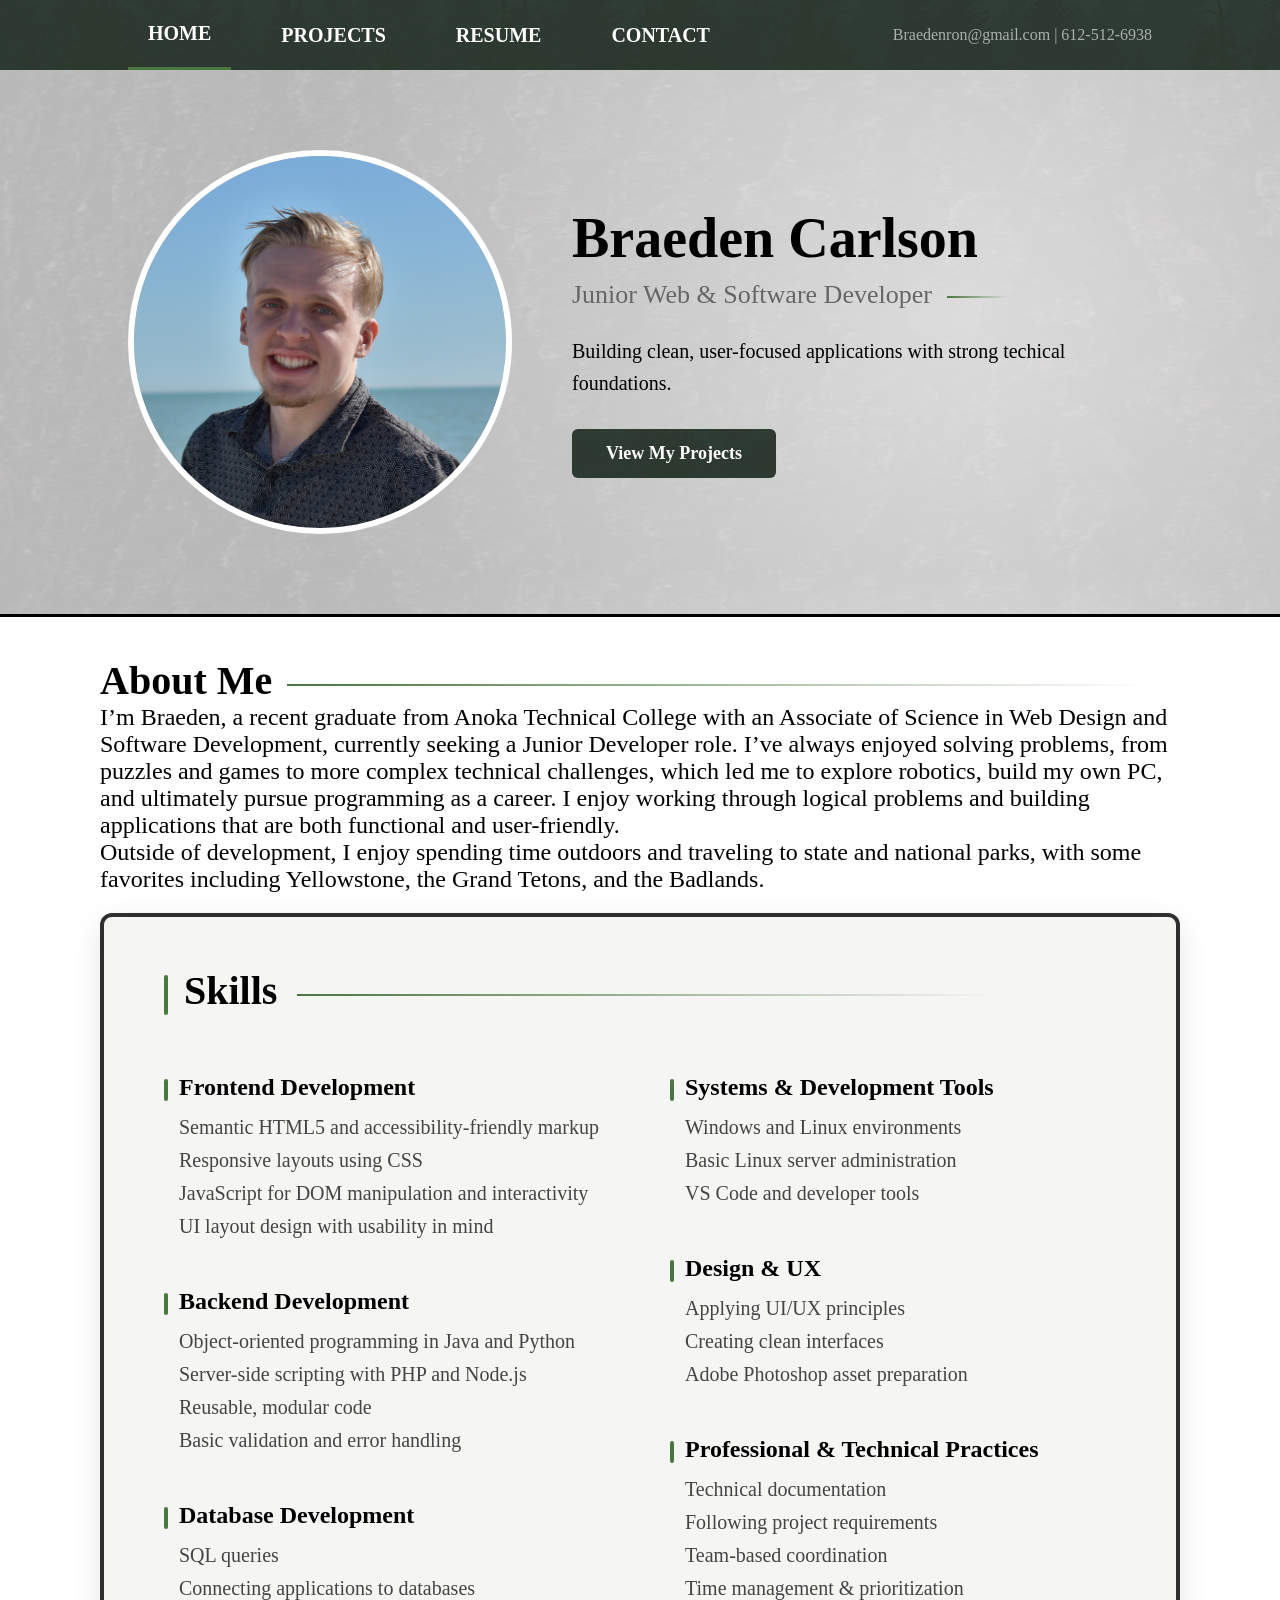
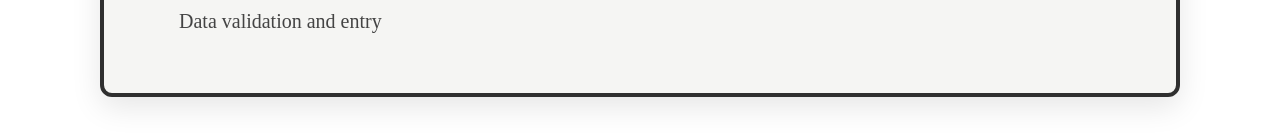
<file: index.html>
<!--
Name: Braeden Carlson
Date: 1/13/2026
Purpose: Portfolio Index page
-->
<html lang="en">
<head>
	<meta charset="UTF-8" />
	<meta name="viewport" content="width=device-width, initial-scale=1.0" />
	<title>Braeden Carlson | Portfolio</title>
	<link rel="stylesheet" href="styles/homeStyles.css">
</head>
	
<body>
	<header>
		<nav>
			<div id="navLinks">
				<a class="active" href="index.html"><b>HOME</b></a>
				<a href="projects.html"><b>PROJECTS</b></a>
				<a href="resume.html"><b>RESUME</b></a>
				<a href="contact.html"><b>CONTACT</b></a>
			</div>
			<p>Braedenron@gmail.com | 612-512-6938</p>
		</nav>
		<div class="hero-container">
			<div id="hero">
				<img src="assets/Headshot.JPG">
				<div id="heroInfo">
					<h1>Braeden Carlson</h1>
					<h2>Junior Web & Software Developer</h2>
					<p>Building clean, user-focused applications with strong techical foundations.</p>
					<a href="projects.html" class="heroBtn"><b>View My Projects</b></a>
				</div>
			</div>
		</div>
	</header>
	<main>
		<section id="about">
			<h2>About Me</h2>
			<p>
				I’m Braeden, a recent graduate from Anoka Technical College with an Associate of Science in Web Design and Software Development, 
				currently seeking a Junior Developer role. I’ve always enjoyed solving problems, from puzzles and games to more complex technical 
				challenges, which led me to explore robotics, build my own PC, and ultimately pursue programming as a career. I enjoy working through 
				logical problems and building applications that are both functional and user-friendly.
			</p>
			<p>
				Outside of development, I enjoy spending time outdoors and traveling to state and national parks, with some favorites including 
				Yellowstone, the Grand Tetons, and the Badlands.
			</p>
		</section>
		
		<section id="skills">
			<div class="skills-container">
			<h2>Skills</h2>
				<div class="skills-column">
				
					<!--Fronted Skills-->
					<div class="skill-group">
						<h3>Frontend Development</h3>
						<ul>
							<li>Semantic HTML5 and accessibility-friendly markup</li>
							<li>Responsive layouts using CSS</li>
							<li>JavaScript for DOM manipulation and interactivity</li>
							<li>UI layout design with usability in mind</li>
						</ul>
					</div>

					<!--Backend Skills-->
					<div class="skill-group">
						<h3>Backend Development</h3>
						<ul>
							<li>Object-oriented programming in Java and Python</li>
							<li>Server-side scripting with PHP and Node.js</li>
							<li>Reusable, modular code</li>
							<li>Basic validation and error handling</li>
						</ul>
					</div>

					<!--Database Skills-->
					<div class="skill-group">
						<h3>Database Development</h3>
						<ul>
							<li>SQL queries</li>
							<li>Connecting applications to databases</li>
							<li>Data validation and entry</li>
						</ul>
					</div>
				</div>

				<div class="skills-column">
					<!--System Skills-->
					<div class="skill-group">
						<h3>Systems & Development Tools</h3>
						<ul>
							<li>Windows and Linux environments</li>
							<li>Basic Linux server administration</li>
							<li>VS Code and developer tools</li>
						</ul>
					</div>
					
					<!--Design Skills-->
					<div class="skill-group">
						<h3>Design & UX</h3>
						<ul>
							<li>Applying UI/UX principles</li>
							<li>Creating clean interfaces</li>
							<li>Adobe Photoshop asset preparation</li>
						</ul>
					</div>
						
					<!--Technical Skills-->
					<div class="skill-group">
						<h3>Professional & Technical Practices</h3>
						<ul>
							<li>Technical documentation</li>
							<li>Following project requirements</li>
							<li>Team-based coordination</li>
							<li>Time management & prioritization</li>
						</ul>
					</div>

				</div>
			</div>
		</section>
	</main>
</body>
</html>
</file>
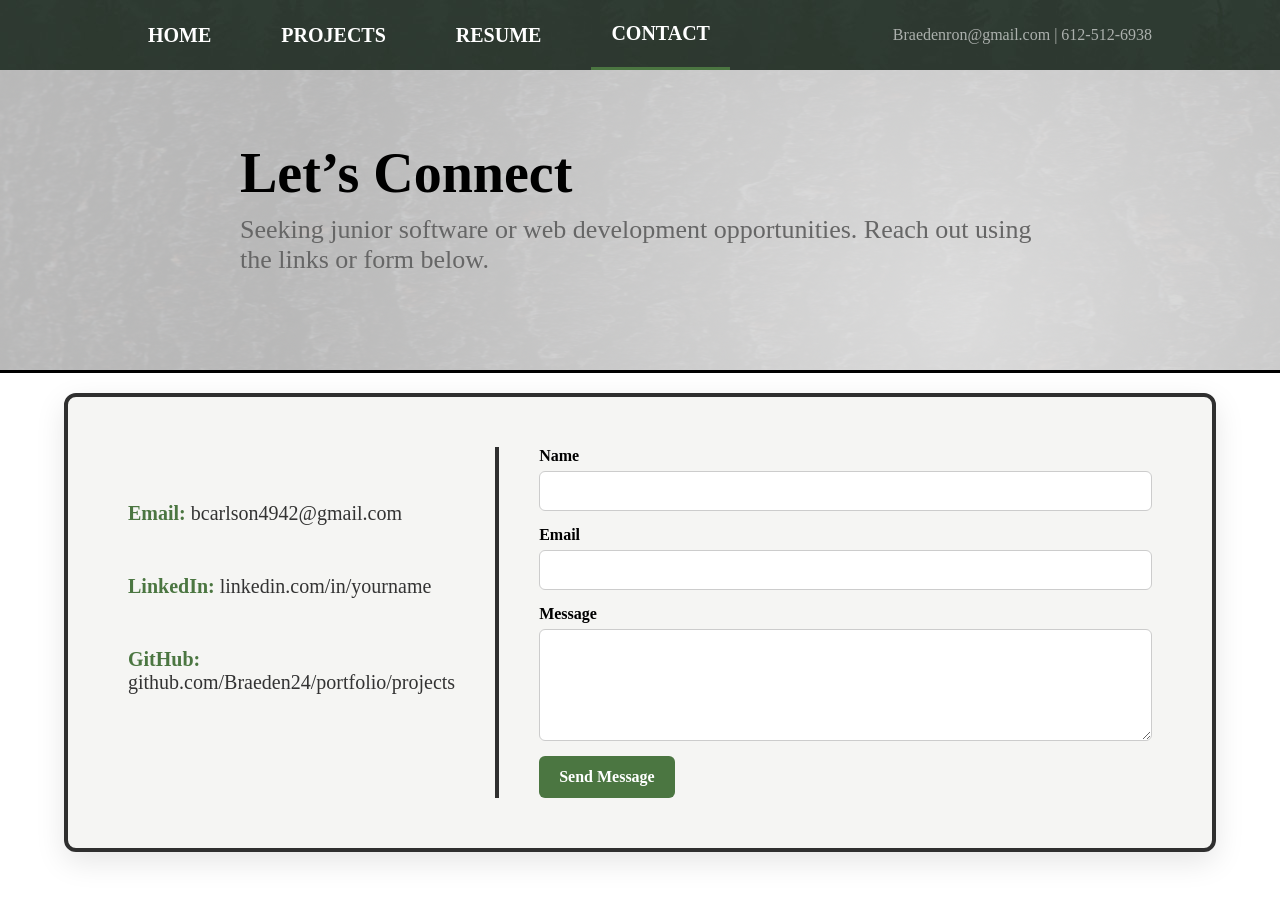
<file: contact.html>
<!--
Name: Braeden Carlson
Date: 1/13/2026
Purpose: Portfolio Index page
-->
<html lang="en">
<head>
	<meta charset="UTF-8" />
	<meta name="viewport" content="width=device-width, initial-scale=1.0" />
	<title>Braeden Carlson | Portfolio</title>
	<link rel="stylesheet" href="styles/contactStyles.css">
</head>

<header>
    <nav>
		<div id="navLinks">
			<a href="index.html"><b>HOME</b></a>
			<a href="projects.html"><b>PROJECTS</b></a>
			<a href="resume.html"><b>RESUME</b></a>
			<a class="active" href="contact.html"><b>CONTACT</b></a>
		</div>
		<p>Braedenron@gmail.com | 612-512-6938</p>
	</nav>
	<div class="hero-container">
			<div id="hero">
				<div id="heroInfo">
					<h1>Let’s Connect</h1>
					<h2>Seeking junior software or web development opportunities.
						Reach out using the links or form below.</h2>
				</div>
			</div>
		</div>
</header>

<main>
	<div class="contact-container">
		<section class="contact-info">
			<ul>
				<li><strong>Email:</strong> <a href="mailto:bcarlson4942@gmail.com">bcarlson4942@gmail.com</a></li>

				<li><strong>LinkedIn:</strong>
				<a href="https://linkedin.com/in/yourname" target="_blank">
				linkedin.com/in/yourname
				</a>
				</li>

				<li><strong>GitHub:</strong>
				<a href="https://github.com/Braeden24/portfolio/projects" target="_blank">
				github.com/Braeden24/portfolio/projects
				</a>
				</li>
			</ul>
		</section>

		<div class="divider"></div>

		<section class="contact-form">
			<form action="https://formspree.io/f/xpqyawel" method="POST">
			<label>
				<strong>Name</strong>
				<input type="text" name="name" required>
			</label>
			<label>
				<strong>Email</strong>
				<input type="email" name="email" required>
			</label>
			<label>
				<strong>Message</strong>
				<textarea name="message" rows="5" required></textarea>
			</label>
			<input type="hidden" name="_subject" value="New Portfolio Contact Form Submission">
			<button type="submit">Send Message</button>
			</form>
		</section>
	</div>
</main>

</body>
</html>
</file>
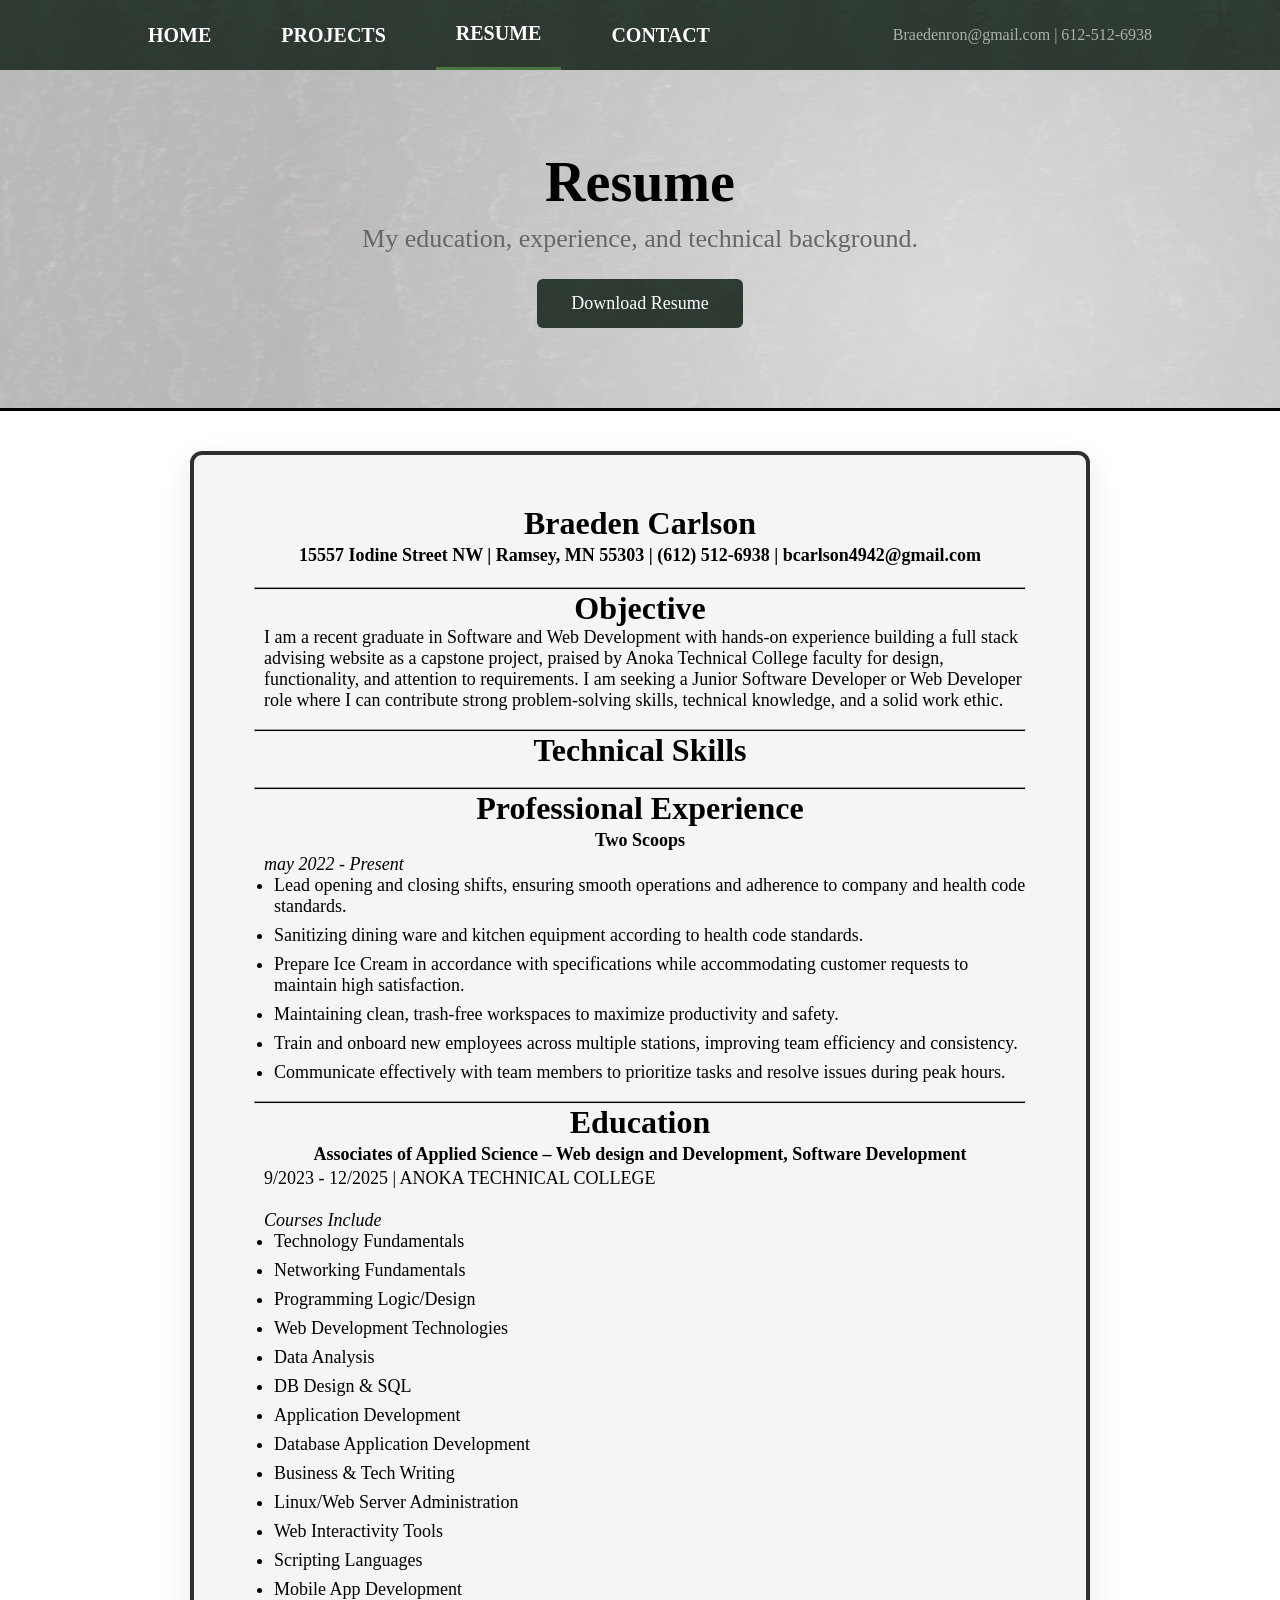
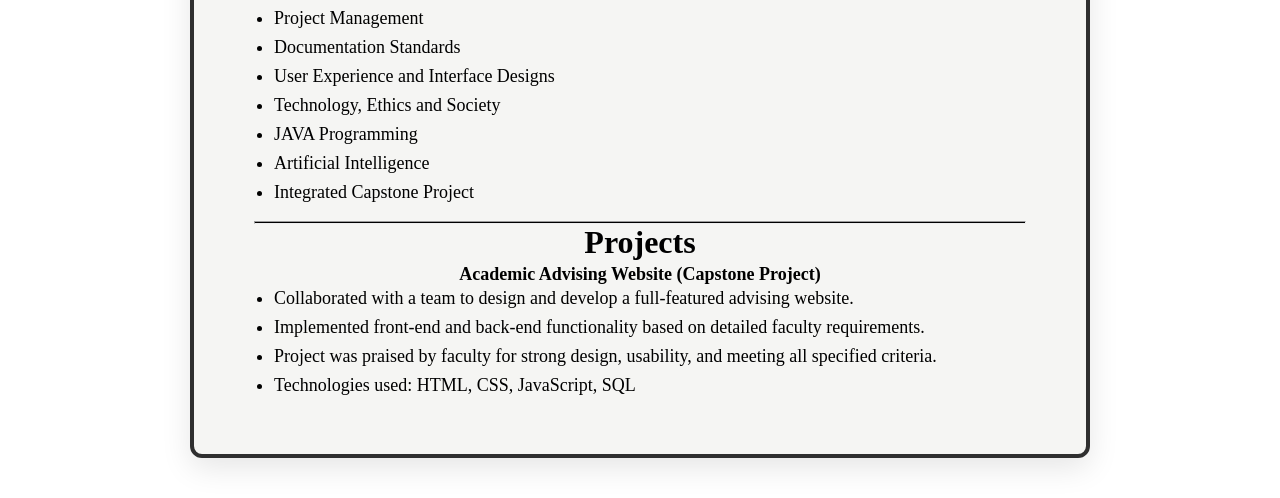
<file: resume.html>
<!--
Name: Braeden Carlson
Date: 1/13/2026
Purpose: Portfolio Index page
-->
<html lang="en">
<head>
	<meta charset="UTF-8" />
	<meta name="viewport" content="width=device-width, initial-scale=1.0" />
	<title>Braeden Carlson | Portfolio</title>
	<link rel="stylesheet" href="styles/resumeStyles.css">
</head>
	
<body>
	<header>
		<nav>
			<div id="navLinks">
				<a href="index.html"><b>HOME</b></a>
				<a href="projects.html"><b>PROJECTS</b></a>
				<a class="active" href="resume.html"><b>RESUME</b></a>
				<a href="contact.html"><b>CONTACT</b></a>
			</div>
			<p>Braedenron@gmail.com | 612-512-6938</p>
		</nav>
		<div class="hero-container">
			<div id="hero">
				<div id="heroInfo">
					<h1>Resume</h1>
					<h2>My education, experience, and technical background.</h2>

					<a href="assets/BraedenCarlsonResume.pdf" 
					   class="heroBtn" 
					   download>
					   Download Resume
					</a>
				</div>
			</div>
		</div>
	</header>
	<main>
		<h1>Braeden Carlson</h1>
		<h2>15557 Iodine Street NW | Ramsey, MN 55303 | (612) 512-6938 | bcarlson4942@gmail.com</h2>
		<hr>
		
		<h1>Objective</h1>
		<p>I am a recent graduate in Software and Web Development with hands-on experience building a full stack advising website as a capstone project, praised by Anoka Technical College faculty for design, functionality, and attention to requirements. I am seeking a Junior Software Developer or Web Developer role where I can contribute strong problem-solving skills, technical knowledge, and a solid work ethic.</p>
		<hr>
		
		<h1>Technical Skills</h1>
		<hr>
		
		<h1>Professional Experience</h1>
		<h2>Two Scoops</h2>
		<p><i>may 2022 - Present</i></p>
		<ul>
			<li>Lead opening and closing shifts, ensuring smooth operations and adherence to company and health code standards.</li>
			<li>Sanitizing dining ware and kitchen equipment according to health code standards.</li>
			<li>Prepare Ice Cream in accordance with specifications while accommodating customer requests to maintain high satisfaction.</li>
			<li>Maintaining clean, trash-free workspaces to maximize productivity and safety.</li>
			<li>Train and onboard new employees across multiple stations, improving team efficiency and consistency.</li>
			<li>Communicate effectively with team members to prioritize tasks and resolve issues during peak hours.</li>
		</ul>
		<hr>
		
		<h1>Education</h1>
		<h2>Associates of Applied Science – Web design and Development, Software Development</h2>
		<p>9/2023 - 12/2025 | ANOKA TECHNICAL COLLEGE<br><br><i>Courses Include</i></p>
		<ul>
			<li>Technology Fundamentals</li>
			<li>Networking Fundamentals</li>
			<li>Programming Logic/Design</li>
			<li>Web Development Technologies</li>
			<li>Data Analysis</li>
			<li>DB Design & SQL</li>
			<li>Application Development</li>
			<li>Database Application Development</li>
			<li>Business & Tech Writing</li>
			<li>Linux/Web Server Administration</li>
			<li>Web Interactivity Tools</li>
			<li>Scripting Languages</li>
			<li>Mobile App Development</li>
			<li>Project Management</li>
			<li>Documentation Standards</li>
			<li>User Experience and Interface Designs</li>
			<li>Technology, Ethics and Society</li>
			<li>JAVA Programming</li>
			<li>Artificial Intelligence</li>
			<li>Integrated Capstone Project</li>
		</ul>
		<hr>
		
		<h1>Projects</h1>
		<h2>Academic Advising Website (Capstone Project)</h2>
		<ul>
			<li>Collaborated with a team to design and develop a full-featured advising website.</li>
			<li>Implemented front-end and back-end functionality based on detailed faculty requirements.</li>
			<li>Project was praised by faculty for strong design, usability, and meeting all specified criteria.</li>
			<li>Technologies used: HTML, CSS, JavaScript, SQL</li>
	</main>
</body>

</html>
</file>
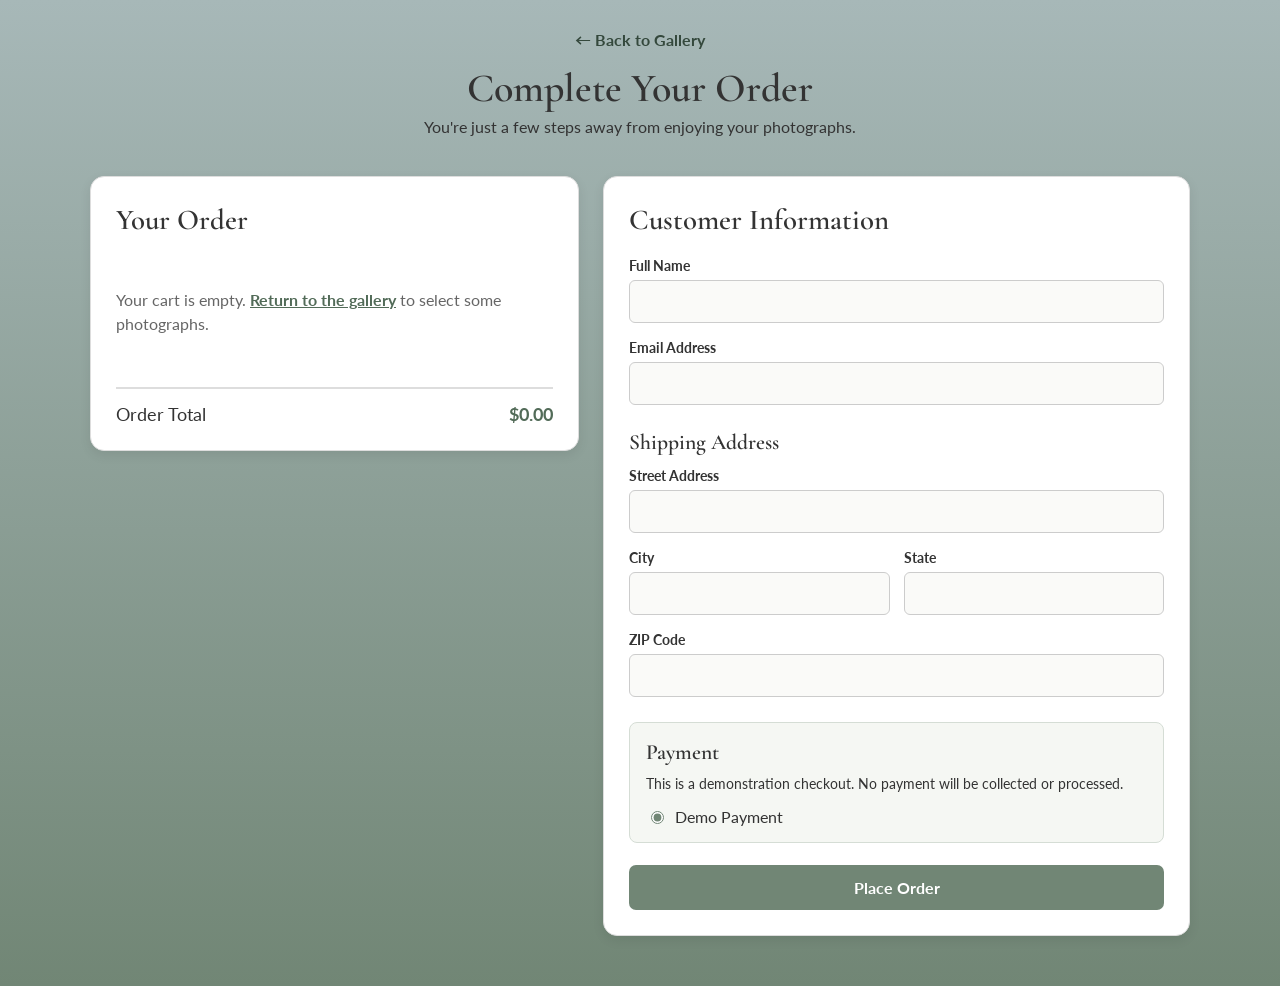
<file: projects/photography-marketplace/checkout.html>
<!DOCTYPE html>
<html lang="en">
<head>
    <meta charset="utf-8">
    <meta name="viewport" content="width=device-width, initial-scale=1.0">

    <title>Checkout | Nature Photography</title>

    <link rel="preconnect" href="https://fonts.googleapis.com">
    <link rel="preconnect" href="https://fonts.gstatic.com" crossorigin>
    <link href="https://fonts.googleapis.com/css2?family=Cormorant+Garamond:wght@400;500;600&family=Lato:wght@400;700&display=swap" rel="stylesheet">

    <link rel="stylesheet" href="css/checkout.css">
    <script src="js/checkout.js" defer></script>
</head>

<body>
    <header class="checkout-header">
        <a href="gallery.html" class="back-link">← Back to Gallery</a>
        <h1>Complete Your Order</h1>
        <p>You're just a few steps away from enjoying your photographs.</p>
    </header>

    <main class="checkout-container" id="checkout-container">

        <section class="order-section">
            <h2>Your Order</h2>

            <div id="order-items" class="order-items">
            </div>

            <div class="order-total">
                <span>Order Total</span>
                <strong id="order-total">$0.00</strong>
            </div>
        </section>

        <section class="customer-section">
            <h2>Customer Information</h2>

            <form id="checkout-form">
                <div class="form-group">
                    <label for="customer-name">Full Name</label>
                    <input
                        type="text"
                        id="customer-name"
                        name="customerName"
                        autocomplete="name"
                        required
                    >
                </div>

                <div class="form-group">
                    <label for="customer-email">Email Address</label>
                    <input
                        type="email"
                        id="customer-email"
                        name="customerEmail"
                        autocomplete="email"
                        required
                    >
                </div>

                <h3>Shipping Address</h3>

                <div class="form-group">
                    <label for="address">Street Address</label>
                    <input
                        type="text"
                        id="address"
                        name="address"
                        autocomplete="street-address"
                        required
                    >
                </div>

                <div class="form-row">
                    <div class="form-group">
                        <label for="city">City</label>
                        <input
                            type="text"
                            id="city"
                            name="city"
                            autocomplete="address-level2"
                            required
                        >
                    </div>

                    <div class="form-group">
                        <label for="state">State</label>
                        <input
                            type="text"
                            id="state"
                            name="state"
                            autocomplete="address-level1"
                            required
                        >
                    </div>
                </div>

                <div class="form-group">
                    <label for="zip">ZIP Code</label>
                    <input
                        type="text"
                        id="zip"
                        name="zip"
                        autocomplete="postal-code"
                        pattern="[0-9]{5}"
                        maxlength="5"
                        required
                    >
                </div>

                <div class="demo-payment">
                    <h3>Payment</h3>
                    <p>
                        This is a demonstration checkout. No payment
                        will be collected or processed.
                    </p>
                    <div class="demo-payment-option">
                        <input
                            type="radio"
                            id="demo-payment"
                            name="payment"
                            value="demo"
                            checked
                        >
                        <label for="demo-payment">
                            Demo Payment
                        </label>
                    </div>
                </div>

                <button type="submit" id="place-order-button">
                    Place Order
                </button>
            </form>
        </section>
    </main>

    <section id="confirmation" class="confirmation" hidden>
        <h1>Thank You for Your Order!</h1>
        <p>Your demonstration order has been placed successfully.</p>
        <p>Order Number: <strong id="order-number"></strong></p>
        <p>A confirmation would be sent to your email in a real store.</p>

        <a href="gallery.html" class="return-button">
            Return to Gallery
        </a>
    </section>

</body>
</html>
</file>
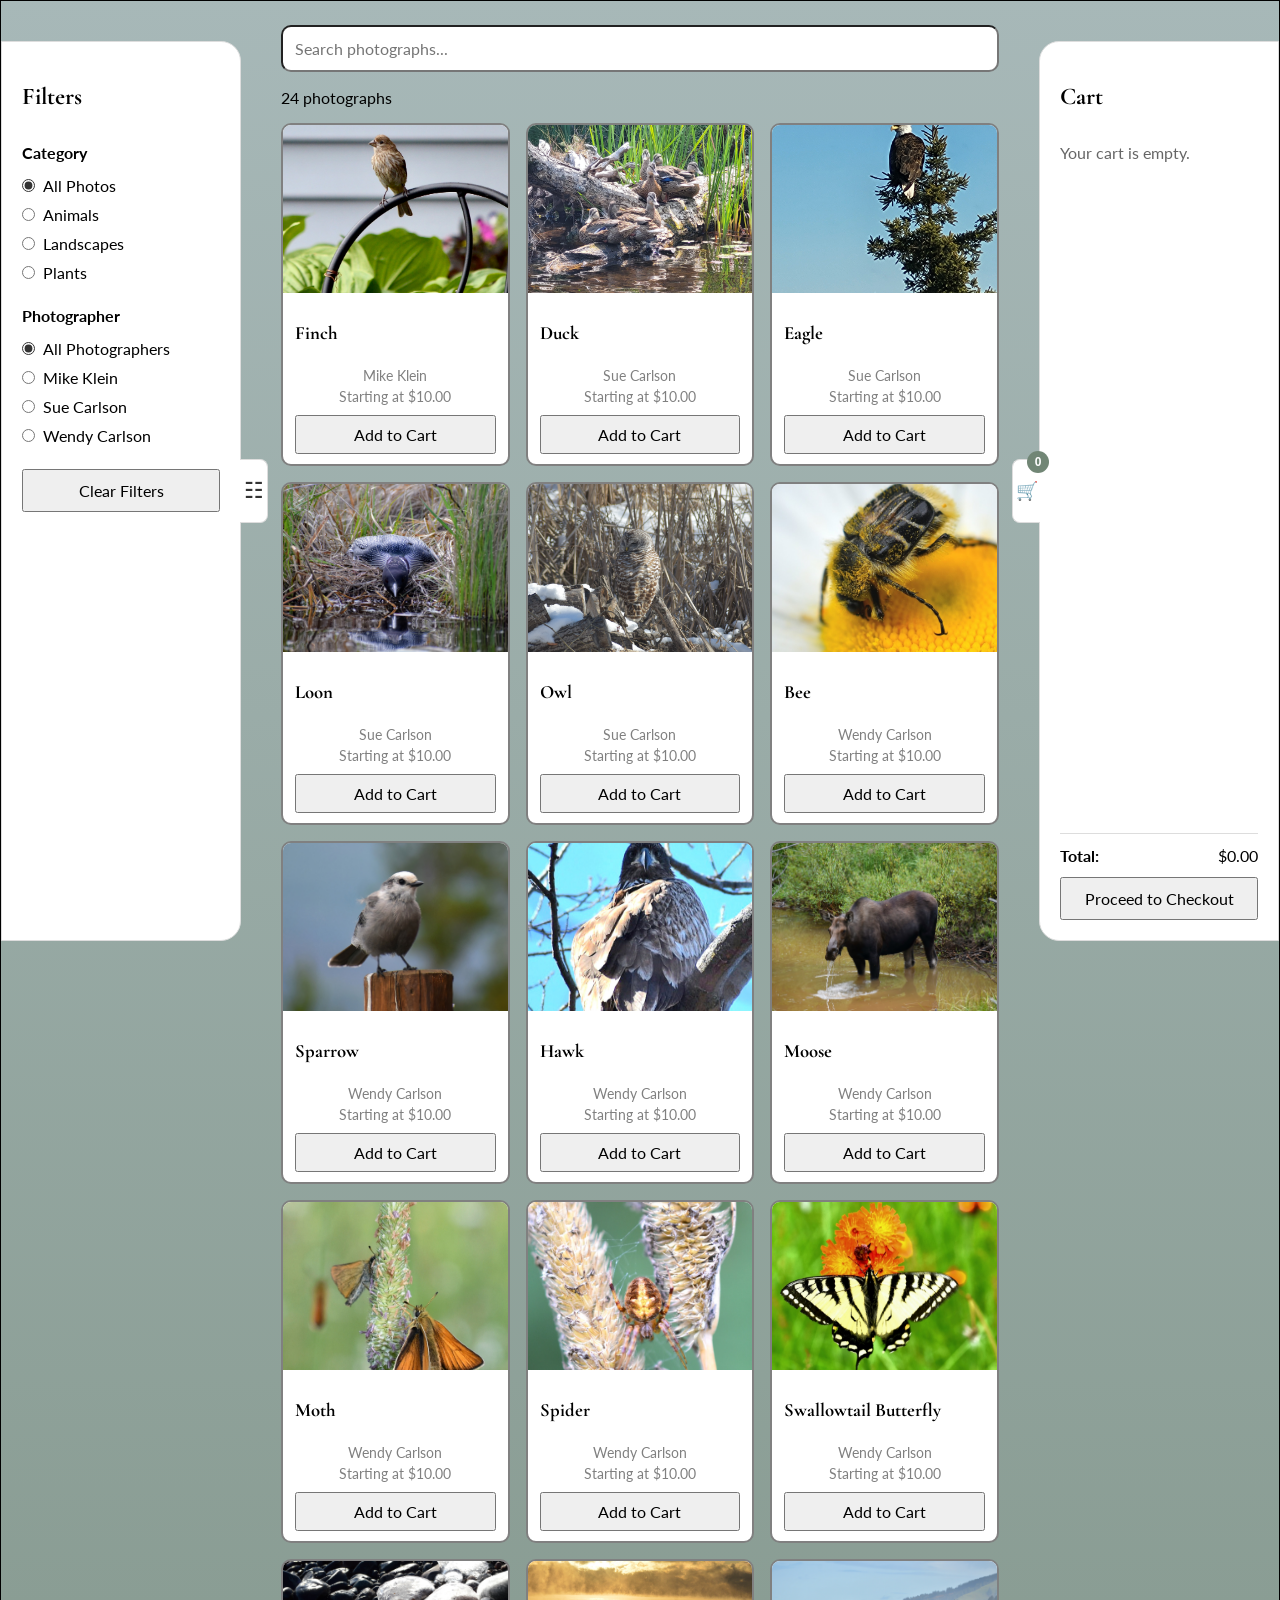
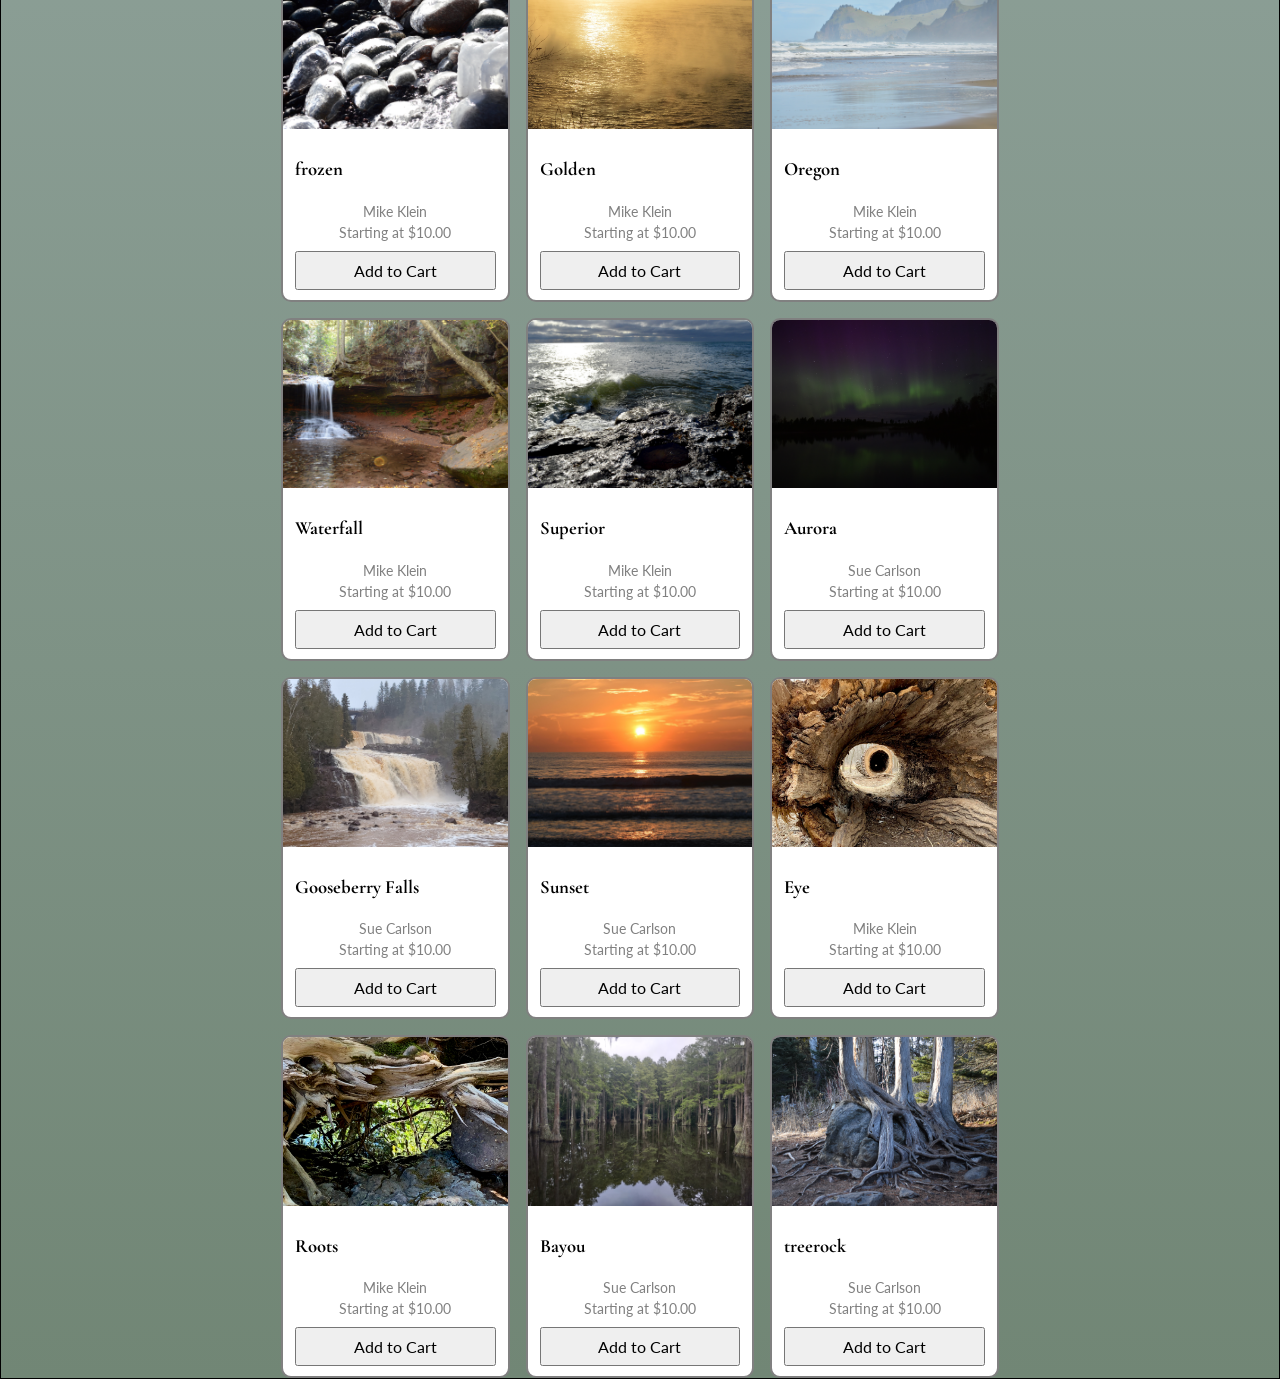
<file: projects/photography-marketplace/gallery.html>
<!DOCTYPE html>
<html>
<head>
   	<meta charset="utf-8" />
	<link rel="preconnect" href="https://fonts.googleapis.com">
	<link rel="preconnect" href="https://fonts.gstatic.com" crossorigin>
	<link href="https://fonts.googleapis.com/css2?family=Cormorant+Garamond:wght@400;500;600&family=Lato:wght@400;700&display=swap" rel="stylesheet">
   	<meta name="viewport" content="width=device-width,initial-scale=1.0">
   	<title>Photography</title>
   	<link rel="stylesheet" href="css/gallery.css" />
	<script src="js/photos.js" defer></script>
	<script src="js/gallery.js" defer></script>
</head>

<main class="marketplace" id="marketplace">

	<!--FILTER SIDEBAR-->
	<aside class="filter-sidebar" id="filter-sidebar">       
		<h2>Filters</h2>
       	<div class="filter-group">
    		<p class="filter-heading">Category</p>

			<!--CATEGORIES FILTER-->
    		<label>
        		<input type="radio" name="category" value="all" checked>
        		All Photos
   	 		</label>

    		<label>
        		<input type="radio" name="category" value="animals">
        		Animals
   		 	</label>

    		<label>
        		<input type="radio" name="category" value="landscapes">
        		Landscapes
    		</label>

    		<label>
        		<input type="radio" name="category" value="plants">
        		Plants
    		</label>
		</div>

		<!--PHOTOGRAPHERS FILTER-->
		<div class="filter-group">
    		<p class="filter-heading">Photographer</p>

    		<label>
        		<input type="radio" name="photographer" value="all" checked>
        		All Photographers
    		</label>

    		<label>
        		<input type="radio" name="photographer" value="Mike Klein">
        		Mike Klein
    		</label>

    		<label>
        		<input type="radio" name="photographer" value="Sue Carlson">
        		Sue Carlson
    		</label>

    		<label>
        		<input type="radio" name="photographer" value="Wendy Carlson">
        		Wendy Carlson
    		</label>
		</div>
		
		<!--RESET FILTERS-->
		<button id="clear-filters" type="button">
    		Clear Filters
		</button>

		<!--COLLAPSE FILTER-->
		<button class="filter-toggle" id="filter-toggle" type="button" aria-label="Hide filters" aria-controls="filter-sidebar" aria-expanded="true">
			<span class="filter-icon">☷</span>
		</button>
    </aside>

	<!--MAIN GALLLERY-->
    <section class="gallery-section">

        <input type="search" id="photo-search" placeholder="Search photographs...">
        <p id="results-count"></p>
		
        <div id="photo-gallery" class="photo-gallery"></div>
        <p id="empty-message" hidden>
            No photographs match your filters.
        </p>
    </section>
	
	<!--LIGHTBOX-->
	<div class="photo-lightbox" id="photo-lightbox">
    <button class="lightbox-close" id="lightbox-close" type="button"> X </button>
    <img id="lightbox-image">

</div>
	
	<!--CART-->
	<aside class="cart-sidebar" id="cart-sidebar">
	
    <h2>Cart</h2>
	
    <div id="cart-items" class="cart-items">
        <p class="cart-empty">Your cart is empty.</p>
    </div>

    <div class="cart-total">
        <strong>Total:</strong>
        <span id="cart-total">$0.00</span>
    </div>

    <button id="checkout-button" type="button">
        Proceed to Checkout
    </button>

    <button id="cart-toggle" class="cart-toggle">
		<span class="cart-icon">🛒</span>
		<span id="cart-count" class="cart-count">0</span>
	</button>

</aside>
	
</main>
</html>
</file>
<file: styles/homeStyles.css>
/*
Names: Braeden Carlson
Date: 10/13/2026
Purpose: Porfolio Index Styles
*/

/* -------------------- GLOBAL RESET -------------------- */
* {
    margin: 0;
    padding: 0;
    box-sizing: border-box;
    font-family: "Segoe UI";
}



/* -------------------- NavBar -------------------- */
nav {
    display: flex;
    height: 70px;
    align-items: stretch;
    justify-content: space-between;
    background-image: url("../assets/NavBg.jpg");
    padding: 0 10%;
}

#navLinks {
    display: flex;
    gap: 30px;
}

nav a {
    display: flex;
    align-items: center;
    justify-content: center;
    padding: 0 20px;
    font-size: 20px;
    text-decoration: none;
    color: white;
    height: 100%;
}

nav a:hover {
    background-color: rgba(0, 0, 0, 0.3);
}

nav a.active {
    border-bottom: 3px solid #4b7641;
}

nav p {
    display: flex;
    align-items: center;
    justify-content: center;
    font-size: 16px;
    color: white;
    opacity: 0.6;
    margin: 0;
}



/* -------------------- Hero -------------------- */
.hero-container {
    margin: 0 auto;
    padding: 0 10%;
	background-image: url("../assets/HeroBg.png");
	border-bottom: 3px solid black;
}

#hero {
    display: flex;
    align-items: center;
    gap: 60px;
    padding: 80px 0;
}

#hero img {
    width: clamp(200px, 30vw, 450px);
    height: auto;
    aspect-ratio: 1/1;
    border-radius: 50%;
    border: 6px solid white;
}


#heroInfo {
    display: flex;
    flex-direction: column;
    justify-content: center;
    max-width: 600px;
    text-align: left;
}

#heroInfo h1 {
    font-size: 56px;
    margin-bottom: 10px;
}

#heroInfo h2 {
    font-size: 26px;
    color: #666;
    font-weight: 400;
    margin-bottom: 25px;
}

#heroInfo h2::after {
    content: "";
    display: inline-block;
    width: 60px;
    height: 2px;
	background-image: linear-gradient(to right, rgba(75, 118, 65, 1), rgba(75, 118, 65, 0));
    margin-left: 15px;
    vertical-align: middle;
}

#heroInfo p {
    font-size: 20px;
    line-height: 1.6;
    margin-bottom: 30px;
}

.heroBtn {
    display: inline-block;
    background-image: url("../assets/NavBg.jpg");
    color: white;
    padding: 14px 34px;
    text-decoration: none;
    font-size: 18px;
    border-radius: 6px;
    width: fit-content;
}

.heroBtn:hover {
    background-color: #3e6336;
}

/* -------------------- Main -------------------- */
main {
	padding: 40px 0;
	max-width: 1200px;
    margin: auto;
}

/* -------------------- About Me -------------------- */
#about {
	margin: 0 5% 20px 5%;
}

#about h2 {
	text-align: left;
	font-size: 40px;
}

#about h2::after {
    content: "";
    display: inline-block;
    width: 80%;
    height: 2px;
	background-image: linear-gradient(to right, rgba(75, 118, 65, 1), rgba(75, 118, 65, 0));
    margin-left: 15px;
    vertical-align: middle;
}

#about p {
	text-align: left;
	font-size: 24px;
}



/* -------------------- Skills -------------------- */
#skills {
  margin: 0 5%;
}

#skills h2 {
  grid-column: 1 / -1;
  position: relative;
  font-size: 40px;
  padding-left: 20px;
}

#skills h2::before {
  content: "";
  position: absolute;
  left: 0;
  top: 8px;
  width: 4px;
  height: 40px;
  background: #4b7641;
  border-radius: 2px;
}

#skills h2::after {
  content: "";
  display: inline-block;
  width: 75%;
  height: 2px;
  background-image: linear-gradient(to right, rgba(75,118,65,1), rgba(75,118,65,0));
  margin-left: 20px;
  vertical-align: middle;
}

.skills-container {
  background: #f5f5f3;
  border: 4px solid #2f2f2f;
  padding: 50px 60px;
  border-radius: 12px;
  display: grid;
  grid-template-columns: 1fr 1fr;
  gap: 60px;
  box-shadow: 0 10px 30px rgba(0,0,0,0.1);
}

.skills-column {
  display: flex;
  flex-direction: column;
  gap: 40px;
}

.skill-group h3 {
  font-size: 24px;
  margin-bottom: 15px;
  padding-left: 15px;
  position: relative;
}

.skill-group h3::before {
  content: "";
  position: absolute;
  left: 0;
  top: 5px;
  width: 4px;
  height: 22px;
  background: #4b7641;
  border-radius: 2px;
}

.skill-group ul {
  list-style: none;
  padding-left: 15px;
}

.skill-group li {
  font-size: 20px;
  margin-bottom: 10px;
  color: #444;
}

@media (max-width: 900px) {
    #hero {
        flex-direction: column;
        text-align: center;
        gap: 30px;
    }

    #heroInfo {
        align-items: center;
        text-align: center;
    }

    nav {
        flex-direction: column;
        height: auto;
        padding: 15px 5%;
        gap: 10px;
        align-items: center;
    }

    #navLinks {
        flex-wrap: wrap;
        justify-content: center;
        gap: 15px;
    }

    nav a {
        padding: 10px 15px;
        font-size: 16px;
    }

    nav p {
        font-size: 14px;
        text-align: center;
    }
	
	.skills-container {
        grid-template-columns: 1fr;
        padding: 35px 25px;
        gap: 40px;
    }
}
</file>
<file: styles/contactStyles.css>
/*
Names: Braeden Carlson
Date: 10/21/2026
Purpose: Porfolio Index Styles
*/

/* -------------------- GLOBAL RESET -------------------- */
* {
    margin: 0;
    padding: 0;
    box-sizing: border-box;
    font-family: "Segoe UI";
}

nav {
    display: flex;
    height: 70px;
    align-items: stretch;
    justify-content: space-between;
    background-image: url("../assets/NavBg.jpg");
    padding: 0 10%;
}

#navLinks {
    display: flex;
    gap: 30px;
}

nav a {
    display: flex;
    align-items: center;
    justify-content: center;
    padding: 0 20px;
    font-size: 20px;
    text-decoration: none;
    color: white;
    height: 100%;
}

nav a:hover {
    background-color: rgba(0, 0, 0, 0.3);
}

nav a.active {
    border-bottom: 3px solid #4b7641;
}

nav p {
    display: flex;
    align-items: center;
    justify-content: center;
    font-size: 16px;
    color: white;
    opacity: 0.6;
    margin: 0;
}

.hero-container {
    margin: 0 auto;
    padding: 0 10%;
	background-image: url("../assets/HeroBg.png");
	border-bottom: 3px solid black;
}

#hero {
    display: flex;
    flex-direction: column;
    align-items: center;
    justify-content: center;
    text-align: center;
    max-width: 1200px;
    height: 300px;
    margin: 0 auto;
}



#heroInfo {
    display: flex;
    flex-direction: column;
    max-width: 800px;
    text-align: left;
}

#heroInfo h1 {
    font-size: 56px;
    margin-bottom: 10px;
}

#heroInfo h2 {
    font-size: 26px;
    color: #666;
    font-weight: 400;
    margin-bottom: 25px;
}

#heroInfo p {
    font-size: 20px;
    line-height: 1.6;
    margin-bottom: 30px;
}

.contact-container {
	background: #f5f5f3;
	margin: 20px 5%;
	border: 4px solid #2f2f2f;
	padding: 50px 60px;
	border-radius: 12px;
	display: grid;
	grid-template-columns: 1fr 4px 2fr;
	gap: 40px;
	box-shadow: 0 10px 30px rgba(0,0,0,0.1);
}

.divider {
	background: #2f2f2f;
	width: 4px;
	height: 100%;
}

.contact-info {
	display: flex;
	align-items: center;
}

.contact-info li {
	margin-bottom: 50px;
	font-size: 20px;
}

.contact-info ul {
	list-style: none;
	padding: 0;
	margin: 0;
}

.contact-info strong {
    color: #4b7641;
}

.contact-info a {
    text-decoration: none;
    color: #333;
}

.contact-info a:hover {
    text-decoration: underline;
}

.contact-form form {
	display: flex;
	flex-direction: column;
	gap: 15px;
}

.contact-form input,
.contact-form textarea {
	width: 100%;
	padding: 10px 12px;
	font-size: 16px;
	border: 1px solid #ccc;
	border-radius: 6px;
	margin-top: 6px;
}

.contact-form button {
	background: #4b7641;
	color: white;
	border: none;
	padding: 12px 20px;
	font-size: 16px;
	font-weight: 600;
	border-radius: 6px;
	cursor: pointer;
	width: fit-content;
}

.contact-form button:hover {
	background: #3e6235;
}

.contact-form input:focus,
.contact-form textarea:focus {
    outline: none;
    border: 1px solid #4b7641;
    box-shadow: 0 0 5px rgba(75,118,65,0.3);
}

/* -------------------- MOBILE -------------------- */
@media (max-width: 700px) {

nav {
        flex-direction: column;
        height: auto;
        padding: 15px 5%;
        gap: 10px;
        align-items: center;
    }

    #navLinks {
        flex-wrap: wrap;
        justify-content: center;
        gap: 15px;
    }

    nav a {
        padding: 10px 15px;
        font-size: 16px;
    }

    nav p {
        font-size: 14px;
        text-align: center;
    }
	
	#hero {
        padding: 50px 0;
    }

    #heroInfo h1 {
        font-size: 34px;
    }

    #heroInfo h2 {
        font-size: 18px;
    }

	.contact-container {
		grid-template-columns: 1fr;
		padding: 30px;
		gap: 30px;
	}

	.divider {
		display: none;
	}

	.contact-info {
		justify-content: center;
		text-align: center;
	}

	.contact-info li {
		margin-bottom: 25px;
	}
}
</file>
<file: styles/resumeStyles.css>
/*
Names: Braeden Carlson
Date: 10/13/2026
Purpose: Porfolio Index Styles
*/

/* -------------------- GLOBAL RESET -------------------- */
* {
    margin: 0;
    padding: 0;
    box-sizing: border-box;
    font-family: "Segoe UI";
}

nav {
    display: flex;
    height: 70px;
    align-items: stretch;
    justify-content: space-between;
    background-image: url("../assets/NavBg.jpg");
    padding: 0 10%;
}

#navLinks {
    display: flex;
    gap: 30px;
}

nav a {
    display: flex;
    align-items: center;
    justify-content: center;
    padding: 0 20px;
    font-size: 20px;
    text-decoration: none;
    color: white;
    height: 100%;
}

nav a:hover {
    background-color: rgba(0, 0, 0, 0.3);
}

nav a.active {
    border-bottom: 3px solid #4b7641;
}

nav p {
    display: flex;
    align-items: center;
    justify-content: center;
    font-size: 16px;
    color: white;
    opacity: 0.6;
    margin: 0;
}

/* -------------------- Hero -------------------- */

.hero-container {
    margin: 0 auto;
    padding: 0 10%;
    background-image: url("../assets/HeroBg.png");
    border-bottom: 3px solid black;
}

#hero {
    display: flex;
    align-items: center;
    justify-content: center;
    text-align: center;
    padding: 80px 0;
}

#heroInfo h1 {
    font-size: 56px;
    margin-bottom: 10px;
}

#heroInfo h2 {
    font-size: 26px;
    color: #666;
    font-weight: 400;
    margin-bottom: 25px;
}

.heroBtn {
    display: inline-block;
    background-image: url("../assets/NavBg.jpg");
    color: white;
    padding: 14px 34px;
    text-decoration: none;
    font-size: 18px;
    border-radius: 6px;
}

.heroBtn:hover {
    background-color: #3e6336;
}

main {
    max-width: 900px;
    width: 90%;
    margin: 40px auto;
    padding: 50px 60px;
    background: #f5f5f3;
    border-radius: 12px;
    box-shadow: 0 10px 30px rgba(0,0,0,0.1);
    border: 4px solid #2f2f2f;
}

main li {
    margin-bottom: 8px;
    font-size: 18px;
}

main hr {
	height: 3px;
	background-color: black;
	margin-top: 18px;
}

main h1 {
	text-align: center;
}

main h2 {
    text-align: center;
    font-size: 18px;
    line-height: 1.5;
}

main ul {
	padding-left: 20px;
}

main p {
	font-size: 18px;
	padding-left: 10px;
}

@media (max-width: 700px) {
	nav {
        flex-direction: column;
        height: auto;
        padding: 15px 5%;
        gap: 10px;
        align-items: center;
    }

    #navLinks {
        flex-wrap: wrap;
        justify-content: center;
        gap: 15px;
    }

    nav a {
        padding: 10px 15px;
        font-size: 16px;
    }

    nav p {
        font-size: 14px;
        text-align: center;
    }
	
	h2 {
        font-size: 16px;
    }
	
	#hero {
        padding: 50px 0;
    }

    #heroInfo h1 {
        font-size: 34px;
    }

    #heroInfo h2 {
        font-size: 18px;
    }

    .heroBtn {
        font-size: 16px;
        padding: 12px 22px;
    }
	
	main {
        width: 95%;
        padding: 25px 20px;
        margin: 20px auto;
    }
	
	p, li {
        font-size: 16px;
    }

}
</file>
<file: projects/photography-marketplace/css/checkout.css>
@charset "utf-8";

*,
*::before,
*::after {
    box-sizing: border-box;
}

body {
    min-width: 320px;
    margin: 0;
    font-family: 'Lato', sans-serif;
    background: linear-gradient(to bottom, #A7B8B8, #718675);
    color: #333;
    min-height: 100vh;
}

h1, h2, h3 {
    font-family: 'Cormorant Garamond', serif;
    font-weight: 600;
}

.checkout-header {
    text-align: center;
    padding: 30px 20px;
}

.checkout-header h1 {
    margin: 15px 0 5px;
    font-size: 2.5rem;
}

.checkout-header p {
    margin: 0;
}

.back-link {
    display: inline-block;
    color: #34483c;
    text-decoration: none;
    font-weight: 700;
}

.back-link:hover {
    text-decoration: underline;
}

.checkout-container {
    display: grid;
    grid-template-columns: minmax(0, 1fr) minmax(0, 1.2fr);
    gap: 24px;
    width: min(1100px, calc(100% - 40px));
    margin: 10px auto 50px;
    align-items: start;
}

.order-section,
.customer-section {
    padding: 25px;
    border: 1px solid #ddd;
    border-radius: 14px;
    background: #fff;
    box-shadow: 0 4px 12px rgba(0, 0, 0, 0.08);
}

.order-section h2,
.customer-section h2 {
    margin: 0 0 20px;
    font-size: 1.8rem;
}

.order-items {
    display: flex;
    flex-direction: column;
    gap: 16px;
}

.order-item {
    display: flex;
    align-items: center;
    gap: 14px;
    padding-bottom: 14px;
    border-bottom: 1px solid #e5e5e5;
}

.order-item img {
    flex: 0 0 80px;
    width: 80px;
    height: 70px;
    object-fit: cover;
    border-radius: 7px;
}

.order-item-details {
    flex: 1;
    min-width: 0;
}

.order-item-details h3 {
    margin: 0 0 4px;
    font-size: 1.2rem;
}

.order-item-details p {
    margin: 3px 0;
    font-size: 0.9rem;
    color: #666;
}

.order-item-price {
    font-weight: 700;
    white-space: nowrap;
}

.order-total {
    display: flex;
    justify-content: space-between;
    margin-top: 20px;
    padding-top: 15px;
    border-top: 2px solid #ddd;
    font-size: 1.1rem;
}

.order-total strong {
    color: #526b58;
}

.customer-section h3 {
    margin: 24px 0 12px;
    font-size: 1.35rem;
}

.form-group {
    display: flex;
    flex-direction: column;
    gap: 6px;
    margin-bottom: 16px;
}

.form-group label {
    font-size: 0.9rem;
    font-weight: 700;
}

.form-group input {
    width: 100%;
    min-width: 0;
    padding: 11px;
    border: 1px solid #ccc;
    border-radius: 6px;
    background: #fafaf8;
    font: inherit;
}

.form-group input:focus {
    outline: 2px solid #718675;
    outline-offset: 1px;
}

.form-row {
    display: grid;
    grid-template-columns: 1fr 1fr;
    gap: 14px;
}

.demo-payment {
    margin-top: 25px;
    padding: 16px;
    border: 1px solid #d5ddd5;
    border-radius: 8px;
    background: #f5f7f3;
}

.demo-payment h3 {
    margin: 0 0 8px;
}

.demo-payment p {
    margin: 0 0 12px;
    font-size: 0.9rem;
    line-height: 1.5;
}

.demo-payment-option {
    display: flex;
    align-items: center;
    gap: 8px;
}

.demo-payment-option input {
    accent-color: #718675;
}

#place-order-button,
.return-button {
    display: block;
    width: 100%;
    margin-top: 22px;
    padding: 13px;
    border: none;
    border-radius: 7px;
    background: #718675;
    color: white;
    font: inherit;
    font-weight: 700;
    text-align: center;
    text-decoration: none;
    cursor: pointer;
}

#place-order-button:hover,
.return-button:hover {
    background: #586e5d;
}

.empty-order {
    padding: 15px 0;
    color: #666;
    line-height: 1.5;
}

.empty-order a {
    color: #526b58;
    font-weight: 700;
}

.confirmation {
    width: min(600px, calc(100% - 40px));
    margin: 50px auto;
    padding: 35px;
    border-radius: 14px;
    background: #fff;
    text-align: center;
    box-shadow: 0 4px 12px rgba(0, 0, 0, 0.08);
}

.confirmation h1 {
    margin-top: 0;
    font-size: 2.3rem;
}

.confirmation p {
    line-height: 1.6;
}

@media (max-width: 760px) {
    .checkout-container {
        grid-template-columns: 1fr;
    }
}

@media (max-width: 480px) {
    .checkout-header h1 {
        font-size: 2rem;
    }

    .checkout-container {
        width: calc(100% - 24px);
        gap: 14px;
    }

    .order-section,
    .customer-section {
        padding: 18px;
    }

    .form-row {
        grid-template-columns: 1fr;
        gap: 0;
    }

    .order-item img {
        flex-basis: 65px;
        width: 65px;
        height: 60px;
    }
}
</file>
<file: projects/photography-marketplace/css/gallery.css>
@charset "utf-8";

*, *::before, *::after {
    box-sizing: border-box;
}

body {
    min-width: 320px;
	font-family: 'Lato', sans-serif;
    width: 100%;
    margin: 0 auto;
	background-image: linear-gradient(to bottom, #A7B8B8, #718675);
    border: 1px solid black;
}

h1, h2, h3 {
    font-family: 'Cormorant Garamond', serif;
    font-weight: 800;
}

/* Marketplace layout */
.marketplace {
    display: flex;
    align-items: stretch;
    gap: 20px;
    width: 100%;
    min-width: 0;
}

.filter-sidebar {
    position: sticky;
    top: 0;
    align-self: flex-start;
    display: flex;
    flex: 0 0 240px;
    flex-direction: column;
    gap: 12px;
    height: 100vh;
    height: 100dvh;
    min-width: 0;
    padding: 20px;
	margin: 40px 20px 40px 0px;
    border: 1px solid #ddd;
    border-radius: 0px 20px 20px 0px;
    background: #fff;
    overflow: visible;
	flex-shrink: 0;
    transition:
        flex-basis 0.25s ease,
        padding 0.25s ease,
        border-width 0.25s ease;
}

/* Filter groups */
.filter-group {
    display: flex;
    flex-direction: column;
    gap: 10px;
    margin-bottom: 12px;
}

.filter-heading {
    margin: 0 0 4px;
    font-weight: 700;
}

/* Radio button labels */
.filter-group label {
    display: flex;
    align-items: center;
    gap: 8px;
    font-weight: 400;
    cursor: pointer;
}

.filter-group input[type="radio"] {
    flex: 0 0 auto;
    width: auto;
    margin: 0;
    accent-color: #333;
    cursor: pointer;
}

/* Sidebar buttons */
.filter-sidebar button:not(.filter-toggle) {
    width: 100%;
    min-width: 0;
    padding: 10px;
    font: inherit;
    cursor: pointer;
}

.filter-sidebar button:hover {
    background: #eee;
}

.marketplace.sidebar-collapsed .filter-sidebar > :not(.filter-toggle) {
    visibility: hidden;
}

/* Retractable filter tab */
.filter-toggle {
    position: absolute;
    top: 50%;
    right: -28px;
    transform: translateY(-50%);

    display: flex;
    align-items: center;
    justify-content: center;

    width: 28px;
    height: 64px;
    padding: 0;

    border: 1px solid #ddd;
    border-left: none;
    border-radius: 0 8px 8px 0;
    background: #fff;

    color: #333;
    font-size: 22px;
    cursor: pointer;
    z-index: 10;
}

.filter-toggle:hover {
    background: #f0f0f0;
}

.filter-icon {
    display: block;
}

/* Collapsed sidebar */
.marketplace.sidebar-collapsed .filter-sidebar {
    flex-basis: 0;
    padding-left: 0;
    padding-right: 0;
    border-left-width: 0;
    border-right-width: 0;
}

/* Photo Gallery */
.gallery-section {
    flex: 1 1 0;
    min-width: 0;
}

.gallery-section h1 {
    overflow-wrap: anywhere;
}

#photo-search {
    display: block;
	border-radius: 10px;
    width: 100%;
    min-width: 0;
    padding: 12px;
    margin: 24px 0px 16px 0px;
    font: inherit;
}

#results-count {
    margin-bottom: 16px;
}

.photo-gallery {
    display: flex;
    flex-wrap: wrap;
    gap: 16px;
    width: 100%;
    min-width: 0;
}



/* Photo cards */
.photo-gallery .photo-card {
    display: flex;
    flex: 0 0 calc((100% - 32px) / 3);
    box-sizing: border-box;
    min-width: 0;
    max-width: none;
    flex-direction: column;
    min-width: 0;
    max-width: 100%;
    overflow: hidden;
    margin: 0;
    border: 2px solid gray;
    border-radius: 10px;
    background: #fff;
    font-size: 1rem;
}

.photo-gallery .photo-card img {
    display: block;
    width: 100%;
    height: auto;
    aspect-ratio: 4 / 3;
    min-width: 0;
    margin: 0;
    border: 0;
    object-fit: cover;
}

.photo-preview {
    position: relative;

    width: 100%;

    cursor: pointer;
    overflow: hidden;
}

.photo-preview img {
    display: block;
    width: 100%;
    aspect-ratio: 4 / 3;
    object-fit: cover;
    transition: transform 0.25s ease;
}

.photo-preview:hover img {
    transform: scale(1.03);
}

/* Photo details */
.photo-info {
    display: flex;
    flex-direction: column;
    gap: 4px;

    padding: 10px 12px;
}

.photo-info h2 {
    margin: 0;
    font-size: 1.5rem;
	text-align: center;
}

.photo-info p {
    margin: 0;
    font-size: 0.9rem;
	text-align: center;
	color: gray;
}

.photo-info .add-to-cart {
    width: 100%;
    margin-top: 6px;

    padding: 8px;

    font: inherit;
    cursor: pointer;
}

.photo-lightbox {
    position: fixed;
    inset: 0;

    display: flex;
    align-items: center;
    justify-content: center;

    padding: 40px;

    background: rgba(0, 0, 0, 0.9);

    z-index: 1000;

    opacity: 0;
    visibility: hidden;

    transition:
        opacity 0.2s ease,
        visibility 0.2s ease;
}

.photo-lightbox.active {
    opacity: 1;
    visibility: visible;
}

.photo-lightbox img {
    display: block;
    max-width: 95vw;
    max-height: 90vh;
    width: auto;
    height: auto;
    object-fit: contain;
}


/* Close button */
.lightbox-close {
    position: absolute;

    top: 20px;
    right: 25px;

    width: 45px;
    height: 45px;

    border: none;
    border-radius: 50%;

    background: rgba(255, 255, 255, 0.15);

    color: white;

    font-size: 32px;
    line-height: 1;

    cursor: pointer;

    z-index: 1001;
}

.lightbox-close:hover {
    background: rgba(255, 255, 255, 0.3);
}

/* Cart Sidebar */
.cart-sidebar {
    position: sticky;
    top: 0;
    align-self: flex-start;

    display: flex;
    flex: 0 0 240px;
    flex-direction: column;
    gap: 12px;

    height: 100vh;
    height: 100dvh;

    min-width: 0;
    padding: 20px;

    margin: 40px 0 40px 20px;

    border: 1px solid #ddd;
    border-radius: 20px 0 0 20px;

    background: #fff;

    overflow: visible;

    flex-shrink: 0;

    transition:
        flex-basis 0.25s ease,
        padding 0.25s ease,
        border-width 0.25s ease;
}


/* Cart contents */
.cart-items {
    display: flex;
    flex-direction: column;
    gap: 12px;

    flex: 1;

    min-height: 0;
    overflow-y: auto;
}

.cart-empty {
    margin: 0;
    color: #666;
}


/* Cart total */
.cart-total {
    display: flex;
    justify-content: space-between;

    padding-top: 12px;

    border-top: 1px solid #ddd;
}


/* Checkout button */
.cart-sidebar button:not(.cart-toggle) {
    width: 100%;
    min-width: 0;

    padding: 10px;

    font: inherit;

    cursor: pointer;
}

.cart-sidebar button:not(.cart-toggle):hover {
    background: #eee;
}


/* Retractable cart tab */
.cart-toggle {
    position: absolute;
    top: 50%;
    left: -28px;
    transform: translateY(-50%);
    display: flex;
    align-items: center;
    justify-content: center;
    width: 28px;
    height: 64px;
    padding: 0;
    border: 1px solid #ddd;
    border-right: none;
    border-radius: 8px 0 0 8px;
    background: #fff;
    color: #333;
    font-size: 18px;
    cursor: pointer;
    z-index: 10;
}

.cart-toggle:hover {
    background: #f0f0f0;
}

.cart-icon {
    display: block;
}

/* Collapsed cart sidebar */
.marketplace.cart-collapsed .cart-sidebar {
    flex-basis: 0;

    padding-left: 0;
    padding-right: 0;

    border-left-width: 0;
    border-right-width: 0;
}


.marketplace.cart-collapsed .cart-sidebar > :not(.cart-toggle) {
    visibility: hidden;
}

/* Individual cart items */
.cart-item {
    display: flex;
    align-items: flex-start;
    gap: 10px;

    padding-bottom: 12px;

    border-bottom: 1px solid #ddd;
}

.cart-item-info {
    flex: 1;
    min-width: 0;
}

.cart-item-info h3 {
    margin: 0;
    font-size: 1rem;
}

.cart-item-info p {
    margin: 4px 0;
    font-size: 0.85rem;
    color: #666;
}

.cart-item-info button {
    padding: 4px 8px !important;
    font-size: 0.8rem;
    cursor: pointer;
}

/* Added to cart button */
.add-to-cart:disabled {
    background: #d5ded5;
    color: #555;
    cursor: default;
    opacity: 0.8;
}


/* Cart item count indicator */
.cart-count {
    position: absolute;
    top: -9px;
    right: -9px;

    display: flex;
    align-items: center;
    justify-content: center;

    min-width: 22px;
    height: 22px;
    padding: 0 5px;

    border-radius: 50%;
    background: #718675;
    color: white;

    font-size: 12px;
    font-weight: 700;
    line-height: 1;
}

/* Cart size selector */
.cart-item-info select {
    display: block;

    width: 100%;
    max-width: 100%;
    min-width: 0;

    margin: 6px 0;
    padding: 7px 24px 7px 8px;

    border: 1px solid #ccc;
    border-radius: 6px;

    background-color: #f8f8f5;
    color: #333;

    font-family: inherit;
    font-size: 0.8rem;

    cursor: pointer;
}

.cart-item-info select:focus {
    outline: 2px solid #718675;
    outline-offset: 2px;
}

/* Selected item price */
.cart-item-info .cart-item-price {
    margin: 4px 0;
    color: #718675;
    font-size: 0.9rem;
    font-weight: 700;
}


/* Size selector focus */
.cart-item-info select:focus {
    outline: 2px solid #718675;
    outline-offset: 2px;
}

.cart-item img {
    flex: 0 0 65px;
    width: 65px;
    height: 65px;

    object-fit: cover;
    border-radius: 6px;
}
</file>
